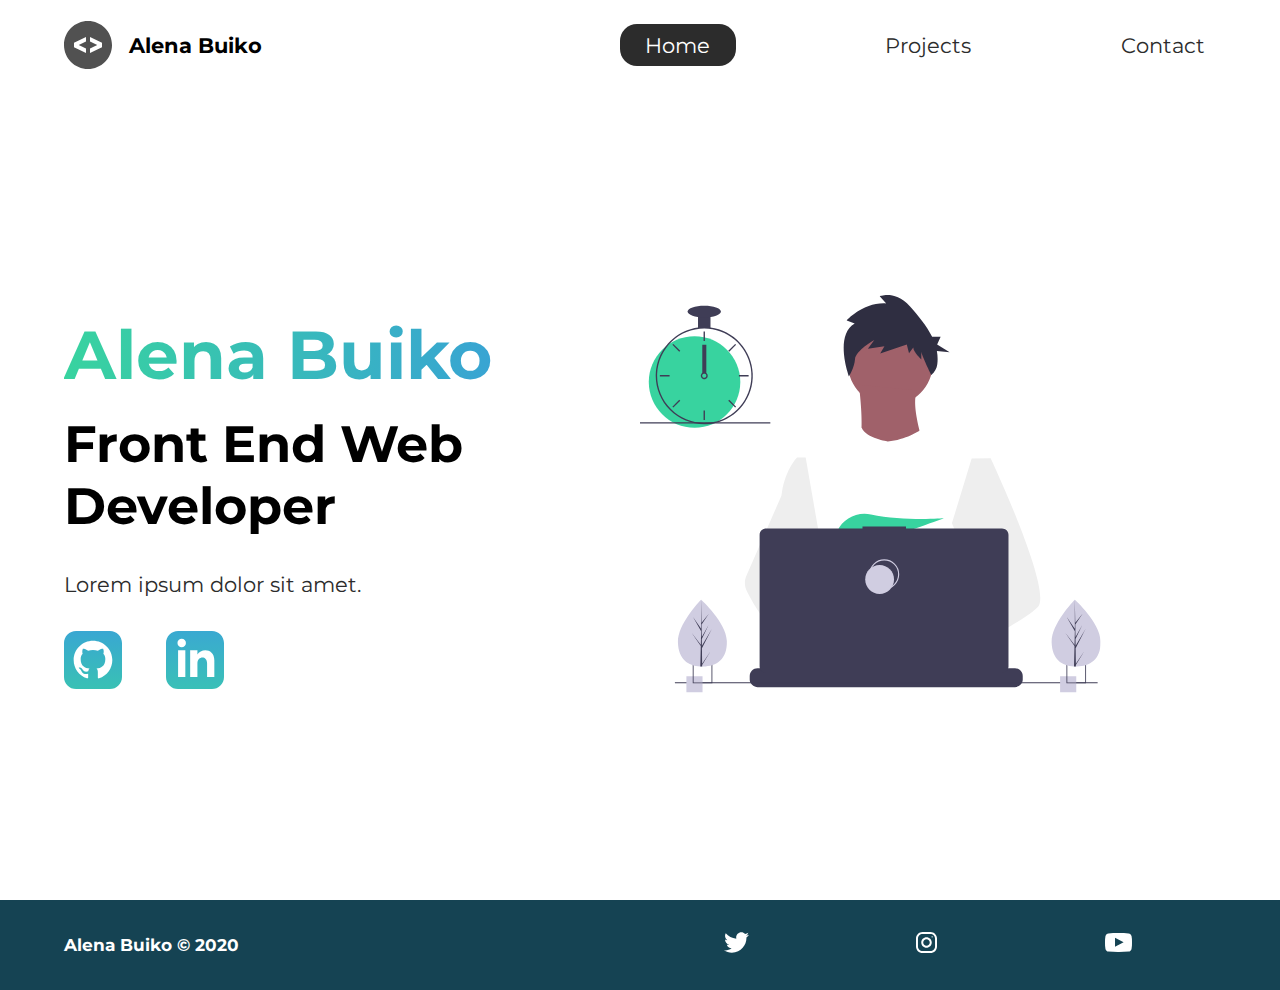
<file: index.html>
<!DOCTYPE html>
<html lang="en">
<head>
    <meta charset="UTF-8">
    <meta name="viewport" content="width=device-width, initial-scale=1.0">
    <meta http-equiv="X-UA-Compatible" content="ie=edge">
    <link rel="stylesheet" href="/styles/style.css">
    <link href="https://fonts.googleapis.com/css?family=Montserrat:400,500&display=swap" rel="stylesheet">
    <meta name="description" content="Alena Buiko is a front end web developer who specializes in HTML, CSS" />
    <meta name="robots" content="index,follow" />
    <title>Alena Buiko | Web Developer</title>
</head>

<body>
    <header class="main-head">
        <nav>
            <div class="logo">
                <img src="/icons/code.svg" alt="logo" />
                <h1>Alena Buiko</h1>
            </div>
            <ul>
                <li><a  class="active" href="/">Home</a></li>
                <li><a href="./projects/">Projects</a></li>
                <li><a href="./contact/index.html">Contact</a></li>
            </ul>
        </nav>
    </header>
    <section class="intro">
        <div class="intro-head">
            <h2>Alena Buiko</h2>
            <h3>Front End Web <br/> Developer</h3>
            <p>Lorem ipsum dolor sit amet.</p>
            <div class="intro-social">
                <a href="#"><img src="/icons/github.svg" alt="github-social-link"></a>
                <a href="#"><img src="/icons/linked-in.svg" alt="linkedin-social-link"></a>
            </div>
        </div>
        <div class="intro-images">
            <svg
            width="799"
            height="690"
            viewBox="0 0 799 690"
            fill="none"
            xmlns="http://www.w3.org/2000/svg"
          >
            <g id="undraw_dev_productivity_umsq (1) 1" clip-path="url(#clip0)">
              <path
                id="Vector"
                d="M516.92 624.636C516.92 624.636 512.16 626.266 504.42 628.576C487.31 633.706 455.65 642.216 428.82 643.916C405.72 645.396 386.2 641.836 382.63 626.766C381.1 620.286 383.27 614.956 388 610.576C402.12 597.486 439 592.796 468.25 591.186C476.51 590.736 484.15 590.526 490.51 590.446C501.31 590.306 508.39 590.526 508.39 590.526L508.56 591.186L516.92 624.636Z"
                fill="#A0616A"
              />
              <path
                id="Vector_2"
                d="M436.99 672.586C418.61 695.346 342.73 647.666 316.19 629.886C310.41 626.016 306.97 623.566 306.97 623.566L331.25 591.186L338.94 580.936C338.94 580.936 345.82 584.586 355.99 590.526C356.36 590.746 356.73 590.966 357.11 591.186C365.88 596.336 376.89 603.066 388 610.576C403.33 620.946 418.83 632.776 428.82 643.916C438.59 654.806 443.08 665.036 436.99 672.586Z"
                fill="#A0616A"
              />
              <g id="me">
                <path
                  id="Vector_3"
                  d="M434.672 191.952C475.283 191.607 507.926 158.406 507.582 117.795C507.237 77.1832 474.036 44.5403 433.425 44.8847C392.813 45.2291 360.17 78.4303 360.515 119.042C360.859 159.653 394.06 192.296 434.672 191.952Z"
                  fill="#A0616A"
                />
                <path
                  id="Vector_4"
                  d="M379.477 155.65C379.477 155.65 394.216 259.972 373.002 271.875C351.787 283.779 499.929 283.588 499.929 283.588C499.929 283.588 466.124 193.284 480.809 165.449L379.477 155.65Z"
                  fill="#A0616A"
                />
                <path
                  id="Vector_5"
                  d="M608.101 283.199L596.257 339.402L571.214 458.308L570.49 464.815L562.138 540.138L556.582 590.177L552.857 623.79C528.584 636.526 510.988 645.326 510.988 645.326C510.988 645.326 509.404 637.719 506.871 627.99C489.805 633.265 458.218 642.043 431.404 643.97C441.266 654.777 445.842 664.969 439.817 672.57C421.63 695.485 345.349 648.45 318.659 630.896C318.077 635.158 317.879 639.464 318.068 643.762L297.626 628.314L299.331 592.359L302.206 531.522L305.819 455.229C304.448 451.975 303.294 448.634 302.364 445.228C295.956 423.161 288.032 379.057 281.928 342.067C277.016 312.298 273.302 287.138 272.517 281.785C272.411 281.086 272.358 280.726 272.358 280.726L384.363 230.094C392.509 248.556 429.865 253.809 429.865 253.809C460.756 251.417 484.847 234.913 484.847 234.913L608.101 283.199Z"
                  fill="white"
                />
                <path
                  id="Vector_6"
                  d="M372.285 49.3811L358.49 43.9934C358.49 43.9934 386.969 12.1 426.99 14.513L415.635 2.22366C415.635 2.22366 443.04 -9.01799 468.283 19.6674C481.553 34.7467 496.908 52.4737 506.557 72.5077L521.281 72.3829L515.251 85.9663L536.874 99.3152L514.777 97.0719C516.155 104.471 516.421 112.034 515.566 119.511C514.683 126.991 510.928 133.835 505.094 138.598V138.598C505.094 138.598 487.743 103.449 487.696 97.9443L487.813 111.705C487.813 111.705 473.959 99.4371 473.889 91.1807L466.471 100.877L462.593 85.7717L416.475 101.301L423.87 88.8526L395.157 93.2246L406.278 77.9923C406.278 77.9923 373.932 96.1568 372.811 111.304C371.689 126.452 362.299 140.875 362.299 140.875C362.299 140.875 336.213 70.3294 372.285 49.3811Z"
                  fill="#2F2E41"
                />
                <path
                  id="Vector_7"
                  d="M690.215 540.422C682.794 548.605 664.338 560.992 641.951 574.422C633.623 579.413 624.757 584.559 615.71 589.676C594.122 601.889 571.514 614.001 552.857 623.79C528.584 636.526 510.988 645.326 510.988 645.326C510.988 645.326 509.403 637.719 506.871 627.99C503.48 614.968 498.397 598.141 493.184 590.715C493.002 590.456 492.82 590.218 492.638 589.979C491.121 588.022 489.601 586.885 488.112 586.897L562.138 540.138L594.127 519.926L570.489 464.814L540.842 395.683L557.908 339.727L575.062 283.479L608.101 283.199C608.101 283.199 619.243 306.985 633.514 340.166C635.647 345.128 637.851 350.299 640.096 355.64C669.469 425.394 706.176 522.836 690.215 540.422Z"
                  fill="#EEEEEE"
                />
                <path
                  id="Vector_8"
                  d="M358.123 591.2C355.41 591.212 352.702 591.456 350.029 591.928C327.074 596.073 320.47 616.94 318.659 630.896C318.077 635.158 317.879 639.464 318.068 643.761L297.626 628.314L290.178 622.687C272.316 616.628 256.353 605.733 242.483 592.84C230.449 581.456 219.634 568.849 210.213 555.223C200.831 541.793 192.448 527.692 185.134 513.034C183.094 508.943 181.977 504.454 181.864 499.884C181.751 495.314 182.644 490.775 184.48 486.588L209.154 430.327L245.218 348.098C245.471 346.146 245.752 344.237 246.059 342.371C252.995 300.511 272.367 281.786 272.367 281.786L287.286 281.659L297.778 341.932L310.813 416.815L302.364 445.227L282.839 510.845L302.205 531.522L358.123 591.2Z"
                  fill="#EEEEEE"
                />
              </g>
              <path
                id="Vector_9"
                d="M372.877 415.806L385.631 430.686C390.37 429.783 395.319 428.721 400.416 427.529L396.752 415.806L405.71 426.256C459.707 412.975 526.637 387.155 526.637 387.155C526.637 387.155 454.379 392.453 400.428 380.666C376.558 375.451 351.998 387.284 342.202 409.668C336.508 422.679 337.403 433.951 357.596 433.951C364.419 433.835 371.223 433.195 377.949 432.037L372.877 415.806Z"
                fill="#38D39F"
              />
              <path
                id="Vector_10"
                d="M663.65 660.386V666.456C663.654 668.122 663.345 669.774 662.74 671.326C662.472 672.018 662.147 672.687 661.77 673.326C660.578 675.326 658.887 676.983 656.862 678.133C654.838 679.283 652.549 679.887 650.22 679.886H203.67C201.342 679.887 199.053 679.283 197.028 678.133C195.003 676.983 193.312 675.326 192.12 673.326C191.743 672.687 191.419 672.018 191.15 671.326C190.546 669.774 190.237 668.122 190.24 666.456V660.386C190.24 658.622 190.587 656.876 191.262 655.246C191.936 653.616 192.926 652.136 194.173 650.888C195.42 649.641 196.901 648.652 198.53 647.977C200.16 647.302 201.906 646.955 203.67 646.956H229.41V644.126C229.41 644.052 229.425 643.979 229.453 643.911C229.481 643.843 229.522 643.782 229.574 643.73C229.626 643.678 229.688 643.636 229.756 643.608C229.824 643.58 229.897 643.566 229.97 643.566H243.4C243.474 643.566 243.547 643.58 243.615 643.608C243.683 643.636 243.745 643.678 243.797 643.73C243.849 643.782 243.89 643.843 243.918 643.911C243.946 643.979 243.96 644.052 243.96 644.126V646.956H252.35V644.126C252.35 644.052 252.365 643.979 252.393 643.911C252.421 643.843 252.462 643.782 252.514 643.73C252.566 643.678 252.628 643.636 252.696 643.608C252.764 643.58 252.837 643.566 252.91 643.566H266.34C266.414 643.566 266.487 643.58 266.555 643.608C266.623 643.636 266.684 643.678 266.736 643.73C266.789 643.782 266.83 643.843 266.858 643.911C266.886 643.979 266.9 644.052 266.9 644.126V646.956H275.3V644.126C275.3 644.052 275.315 643.979 275.343 643.911C275.371 643.843 275.412 643.782 275.464 643.73C275.516 643.678 275.578 643.636 275.646 643.608C275.714 643.58 275.787 643.566 275.86 643.566H289.29C289.364 643.566 289.437 643.58 289.505 643.608C289.573 643.636 289.634 643.678 289.686 643.73C289.739 643.782 289.78 643.843 289.808 643.911C289.836 643.979 289.85 644.052 289.85 644.126V646.956H298.24V644.126C298.24 644.052 298.255 643.979 298.283 643.911C298.311 643.843 298.352 643.782 298.404 643.73C298.456 643.678 298.518 643.636 298.586 643.608C298.654 643.58 298.727 643.566 298.8 643.566H312.23C312.304 643.566 312.377 643.58 312.445 643.608C312.513 643.636 312.574 643.678 312.626 643.73C312.678 643.782 312.72 643.843 312.748 643.911C312.776 643.979 312.79 644.052 312.79 644.126V646.956H321.18V644.126C321.18 644.052 321.194 643.979 321.223 643.911C321.251 643.843 321.292 643.782 321.344 643.73C321.396 643.678 321.458 643.636 321.526 643.608C321.594 643.58 321.667 643.566 321.74 643.566H335.17C335.244 643.566 335.317 643.58 335.385 643.608C335.453 643.636 335.514 643.678 335.566 643.73C335.618 643.782 335.66 643.843 335.688 643.911C335.716 643.979 335.73 644.052 335.73 644.126V646.956H344.13V644.126C344.13 644.052 344.145 643.979 344.173 643.911C344.201 643.843 344.242 643.782 344.294 643.73C344.346 643.678 344.408 643.636 344.476 643.608C344.544 643.58 344.617 643.566 344.69 643.566H358.12C358.194 643.566 358.267 643.58 358.335 643.608C358.403 643.636 358.464 643.678 358.516 643.73C358.569 643.782 358.61 643.843 358.638 643.911C358.666 643.979 358.68 644.052 358.68 644.126V646.956H367.07V644.126C367.07 644.052 367.085 643.979 367.113 643.911C367.141 643.843 367.182 643.782 367.234 643.73C367.286 643.678 367.348 643.636 367.416 643.608C367.484 643.58 367.557 643.566 367.63 643.566H472.83C472.904 643.566 472.977 643.58 473.045 643.608C473.113 643.636 473.174 643.678 473.227 643.73C473.279 643.782 473.32 643.843 473.348 643.911C473.376 643.979 473.39 644.052 473.39 644.126V646.956H481.79V644.126C481.79 644.052 481.804 643.979 481.833 643.911C481.861 643.843 481.902 643.782 481.954 643.73C482.006 643.678 482.068 643.636 482.136 643.608C482.204 643.58 482.277 643.566 482.35 643.566H495.78C495.928 643.567 496.07 643.627 496.175 643.732C496.279 643.836 496.339 643.978 496.34 644.126V646.956H504.73V644.126C504.73 644.052 504.745 643.979 504.773 643.911C504.801 643.843 504.842 643.782 504.894 643.73C504.946 643.678 505.008 643.636 505.076 643.608C505.144 643.58 505.217 643.566 505.29 643.566H518.72C518.794 643.566 518.867 643.58 518.935 643.608C519.003 643.636 519.065 643.678 519.117 643.73C519.169 643.782 519.21 643.843 519.238 643.911C519.266 643.979 519.28 644.052 519.28 644.126V646.956H527.67V644.126C527.67 644.052 527.685 643.979 527.713 643.911C527.741 643.843 527.782 643.782 527.834 643.73C527.886 643.678 527.948 643.636 528.016 643.608C528.084 643.58 528.157 643.566 528.23 643.566H541.66C541.734 643.566 541.807 643.58 541.875 643.608C541.943 643.636 542.005 643.678 542.057 643.73C542.109 643.782 542.15 643.843 542.178 643.911C542.206 643.979 542.22 644.052 542.22 644.126V646.956H550.62V644.126C550.62 644.052 550.635 643.979 550.663 643.911C550.691 643.843 550.732 643.782 550.784 643.73C550.836 643.678 550.898 643.636 550.966 643.608C551.034 643.58 551.107 643.566 551.18 643.566H564.61C564.757 643.568 564.898 643.628 565.001 643.733C565.104 643.837 565.161 643.979 565.16 644.126V646.956H573.56V644.126C573.56 644.052 573.575 643.979 573.603 643.911C573.631 643.843 573.672 643.782 573.724 643.73C573.776 643.678 573.838 643.636 573.906 643.608C573.974 643.58 574.047 643.566 574.12 643.566H587.55C587.624 643.566 587.697 643.58 587.765 643.608C587.833 643.636 587.895 643.678 587.947 643.73C587.999 643.782 588.04 643.843 588.068 643.911C588.096 643.979 588.11 644.052 588.11 644.126V646.956H596.5V644.126C596.5 644.052 596.515 643.979 596.543 643.911C596.571 643.843 596.612 643.782 596.664 643.73C596.716 643.678 596.778 643.636 596.846 643.608C596.914 643.58 596.987 643.566 597.06 643.566H610.49C610.564 643.566 610.637 643.58 610.705 643.608C610.773 643.636 610.835 643.678 610.887 643.73C610.939 643.782 610.98 643.843 611.008 643.911C611.036 643.979 611.05 644.052 611.05 644.126V646.956H650.22C651.984 646.955 653.731 647.302 655.36 647.977C656.99 648.652 658.471 649.641 659.718 650.888C660.965 652.136 661.954 653.616 662.629 655.246C663.304 656.876 663.651 658.622 663.65 660.386Z"
                fill="#3F3D56"
              />
              <path
                id="Vector_11"
                d="M793.5 671.326H60.5V673.326H793.5V671.326Z"
                fill="#3F3D56"
              />
              <path
                id="Vector_12"
                d="M627.694 404.757H461.251V401.326H385.78V404.757H218.651C215.665 404.757 212.801 405.943 210.69 408.054C208.578 410.166 207.392 413.029 207.392 416.015V643.927C207.392 646.913 208.578 649.776 210.69 651.888C212.801 653.999 215.665 655.185 218.651 655.185H627.694C630.68 655.185 633.544 653.999 635.655 651.888C637.767 649.776 638.953 646.913 638.953 643.927V416.015C638.953 414.537 638.662 413.073 638.096 411.707C637.53 410.341 636.701 409.1 635.655 408.054C634.61 407.009 633.369 406.18 632.003 405.614C630.637 405.048 629.173 404.757 627.694 404.757Z"
                fill="#3F3D56"
              />
              <path
                id="Vector_13"
                d="M423.5 509.326C437.307 509.326 448.5 498.133 448.5 484.326C448.5 470.519 437.307 459.326 423.5 459.326C409.693 459.326 398.5 470.519 398.5 484.326C398.5 498.133 409.693 509.326 423.5 509.326Z"
                stroke="#D0CDE1"
                stroke-width="2"
                stroke-miterlimit="10"
              />
              <path
                id="Vector_14"
                d="M415.5 518.326C429.307 518.326 440.5 507.133 440.5 493.326C440.5 479.519 429.307 468.326 415.5 468.326C401.693 468.326 390.5 479.519 390.5 493.326C390.5 507.133 401.693 518.326 415.5 518.326Z"
                fill="#D0CDE1"
              />
              <path
                id="Vector_15"
                d="M108.446 661.223H80.4463V689.223H108.446V661.223Z"
                fill="#D0CDE1"
              />
              <path
                id="Vector_16"
                d="M91.4502 639.223V673.223H125.45V639.223H91.4502ZM123.97 671.743H92.9202V640.703H123.97V671.743Z"
                fill="#3F3D56"
              />
              <path
                id="Vector_17"
                d="M756.446 661.223H728.446V689.223H756.446V661.223Z"
                fill="#D0CDE1"
              />
              <path
                id="Vector_18"
                d="M739.45 639.223V673.223H773.45V639.223H739.45ZM771.97 671.743H740.92V640.703H771.97V671.743Z"
                fill="#3F3D56"
              />
              <path
                id="Vector_19"
                d="M94.5802 230.113C138.399 230.113 173.921 194.592 173.921 150.773C173.921 106.955 138.399 71.4326 94.5802 71.4326C50.7617 71.4326 15.2397 106.955 15.2397 150.773C15.2397 194.592 50.7617 230.113 94.5802 230.113Z"
                fill="#38D39F"
              />
              <path
                id="Vector_20"
                d="M122.229 56.4899C115.045 55.5763 107.774 55.5763 100.59 56.4899C84.586 58.5913 69.5203 65.2398 57.181 75.6465C44.8417 86.0532 35.7467 99.7813 30.9754 115.202C28.8053 122.229 27.5764 129.514 27.3208 136.864C27.2848 137.886 27.2607 138.92 27.2607 139.954C27.283 162.264 36.1559 183.655 51.932 199.431C67.7082 215.207 89.0989 224.08 111.41 224.103C113.201 224.103 114.992 224.042 116.759 223.934C120.907 223.674 125.03 223.103 129.093 222.227C148.495 218.055 165.798 207.161 177.947 191.468C190.095 175.776 196.308 156.295 195.487 136.467C194.665 116.638 186.863 97.738 173.459 83.1039C160.054 68.4698 141.909 59.0435 122.229 56.4899H122.229ZM137.748 217.347H137.736C130.959 219.659 123.905 221.062 116.759 221.518C114.992 221.638 113.201 221.698 111.41 221.698C89.7377 221.672 68.961 213.051 53.6367 197.727C38.3123 182.402 29.6914 161.626 29.6649 139.954C29.6649 138.92 29.689 137.886 29.725 136.864C30.5514 115.744 39.5156 95.7617 54.7411 81.1008C69.9666 66.44 90.273 58.237 111.41 58.2089C130.776 58.21 149.513 65.0865 164.283 77.6131C179.052 90.1398 188.895 107.503 192.057 126.61C195.219 145.716 191.496 165.325 181.55 181.942C171.604 198.559 156.081 211.106 137.748 217.347H137.748Z"
                fill="#3F3D56"
              />
              <path
                id="Vector_21"
                d="M112.612 63.0176H110.208V79.8474H112.612V63.0176Z"
                fill="#3F3D56"
              />
              <path
                id="Vector_22"
                d="M57.8578 84.7018L56.1577 86.4019L68.0582 98.3023L69.7582 96.6022L57.8578 84.7018Z"
                fill="#3F3D56"
              />
              <path
                id="Vector_23"
                d="M34.4736 138.751V141.156H51.3034V138.751H34.4736Z"
                fill="#3F3D56"
              />
              <path
                id="Vector_24"
                d="M56.1578 193.506L57.8579 195.206L69.7584 183.306L68.0583 181.606L56.1578 193.506Z"
                fill="#3F3D56"
              />
              <path
                id="Vector_25"
                d="M153.062 96.6022L154.762 98.3022L166.662 86.4018L164.962 84.7017L153.062 96.6022Z"
                fill="#3F3D56"
              />
              <path
                id="Vector_26"
                d="M171.516 138.751V141.156H188.346V138.751H171.516Z"
                fill="#3F3D56"
              />
              <path
                id="Vector_27"
                d="M154.762 181.605L153.062 183.305L164.962 195.206L166.662 193.506L154.762 181.605Z"
                fill="#3F3D56"
              />
              <path
                id="Vector_28"
                d="M112.612 200.06H110.208V216.89H112.612V200.06Z"
                fill="#3F3D56"
              />
              <path
                id="Vector_29"
                d="M115.016 135.145C113.976 134.365 112.711 133.943 111.41 133.943C110.11 133.943 108.844 134.365 107.804 135.145C107.091 135.686 106.505 136.375 106.085 137.165C105.552 138.181 105.322 139.329 105.421 140.473C105.52 141.616 105.944 142.707 106.644 143.617C107.343 144.527 108.288 145.218 109.368 145.608C110.447 145.997 111.616 146.07 112.735 145.817C113.855 145.564 114.878 144.996 115.685 144.179C116.492 143.363 117.048 142.333 117.288 141.21C117.528 140.088 117.441 138.92 117.039 137.846C116.636 136.771 115.935 135.834 115.017 135.145H115.016ZM111.41 143.56C110.454 143.557 109.539 143.176 108.863 142.501C108.187 141.825 107.807 140.909 107.804 139.954C107.808 139.224 108.03 138.513 108.441 137.91C108.793 137.4 109.271 136.989 109.828 136.718C110.386 136.446 111.004 136.323 111.623 136.361C112.241 136.398 112.84 136.594 113.361 136.931C113.881 137.267 114.307 137.732 114.595 138.281C114.883 138.83 115.025 139.444 115.007 140.063C114.989 140.683 114.811 141.287 114.491 141.818C114.17 142.349 113.719 142.788 113.179 143.093C112.639 143.398 112.03 143.559 111.41 143.56V143.56Z"
                fill="#3F3D56"
              />
              <path
                id="Vector_30"
                d="M122.229 35.3687H100.591V57.007H122.229V35.3687Z"
                fill="#3F3D56"
              />
              <path
                id="Vector_31"
                d="M111.41 38.9748C127.344 38.9748 140.261 34.4 140.261 28.7567C140.261 23.1134 127.344 18.5386 111.41 18.5386C95.4757 18.5386 82.5586 23.1134 82.5586 28.7567C82.5586 34.4 95.4757 38.9748 111.41 38.9748Z"
                fill="#3F3D56"
              />
              <path id="clock-arrow" d="M115 86H108V135H115V86Z" fill="#3F3D56" />
              <path
                id="Vector_32"
                d="M226 220.44H0V222.844H226V220.44Z"
                fill="#3F3D56"
              />
              <g id="plant-left">
                <path
                  id="Vector_33"
                  d="M150.594 599.754C151.527 631.704 132.858 643.413 109.43 644.097C108.886 644.113 108.344 644.123 107.805 644.126C106.719 644.135 105.643 644.117 104.577 644.072C83.3891 643.193 66.6172 631.945 65.7495 602.232C64.8515 571.482 103.018 531.529 105.882 528.574L105.887 528.571C105.996 528.458 106.052 528.402 106.052 528.402C106.052 528.402 149.661 567.807 150.594 599.754Z"
                  fill="#D0CDE1"
                />
                <path
                  id="Vector_34"
                  d="M107.744 639.255L122.626 617.124L107.774 641.636L107.805 644.126C106.719 644.135 105.643 644.117 104.577 644.072L105.315 612.06L105.295 611.813L105.322 611.766L105.393 608.741L89.0952 585.078L105.374 606.477L105.432 607.116L105.989 582.93L91.9122 558.397L106.029 578.681L105.882 528.574L105.882 528.407L105.887 528.571L106.821 568.062L119.651 552.021L106.863 571.464L107.143 593.098L118.949 571.984L107.187 596.279L107.343 608.308L124.512 578.897L107.395 612.505L107.744 639.255Z"
                  fill="#3F3D56"
                />
              </g>
              <g id="plant-right">
                <path
                  id="Vector_35"
                  d="M798.594 599.754C799.527 631.704 780.858 643.413 757.43 644.097C756.886 644.113 756.344 644.123 755.805 644.126C754.719 644.135 753.643 644.117 752.577 644.072C731.389 643.193 714.617 631.945 713.749 602.232C712.851 571.482 751.018 531.529 753.882 528.574L753.887 528.571C753.996 528.458 754.052 528.402 754.052 528.402C754.052 528.402 797.661 567.807 798.594 599.754Z"
                  fill="#D0CDE1"
                />
                <path
                  id="Vector_36"
                  d="M755.744 639.255L770.626 617.124L755.774 641.636L755.805 644.126C754.719 644.135 753.643 644.117 752.577 644.072L753.315 612.06L753.295 611.813L753.323 611.766L753.393 608.741L737.095 585.078L753.374 606.477L753.432 607.116L753.989 582.93L739.912 558.397L754.029 578.681L753.882 528.574L753.882 528.407L753.887 528.571L754.821 568.062L767.651 552.021L754.864 571.464L755.143 593.098L766.949 571.984L755.187 596.279L755.343 608.308L772.512 578.897L755.395 612.505L755.744 639.255Z"
                  fill="#3F3D56"
                />
              </g>
            </g>
            <defs>
              <clipPath id="clip0">
                <rect width="798.627" height="689.223" fill="white" />
              </clipPath>
            </defs>
          </svg>
          <img class="splash" src="/img/splash.svg" alt="" />
        </div>
    </section>
    <footer>
      <h4>Alena Buiko &copy; 2020</h4>
      <ul>
          <li><a href="#"><img src="/icons/twitter 1.svg" alt="twitter-social"></a></li>
          <li><a href="#"><img src="/icons/instagram 1.svg" alt="instagram-social"></a></li>
          <li><a href="#"><img src="/icons/youtube-symbol 1.svg" alt="youtube-social"></a></li>
      </ul>
  </footer>
</body>

</html>
</file>
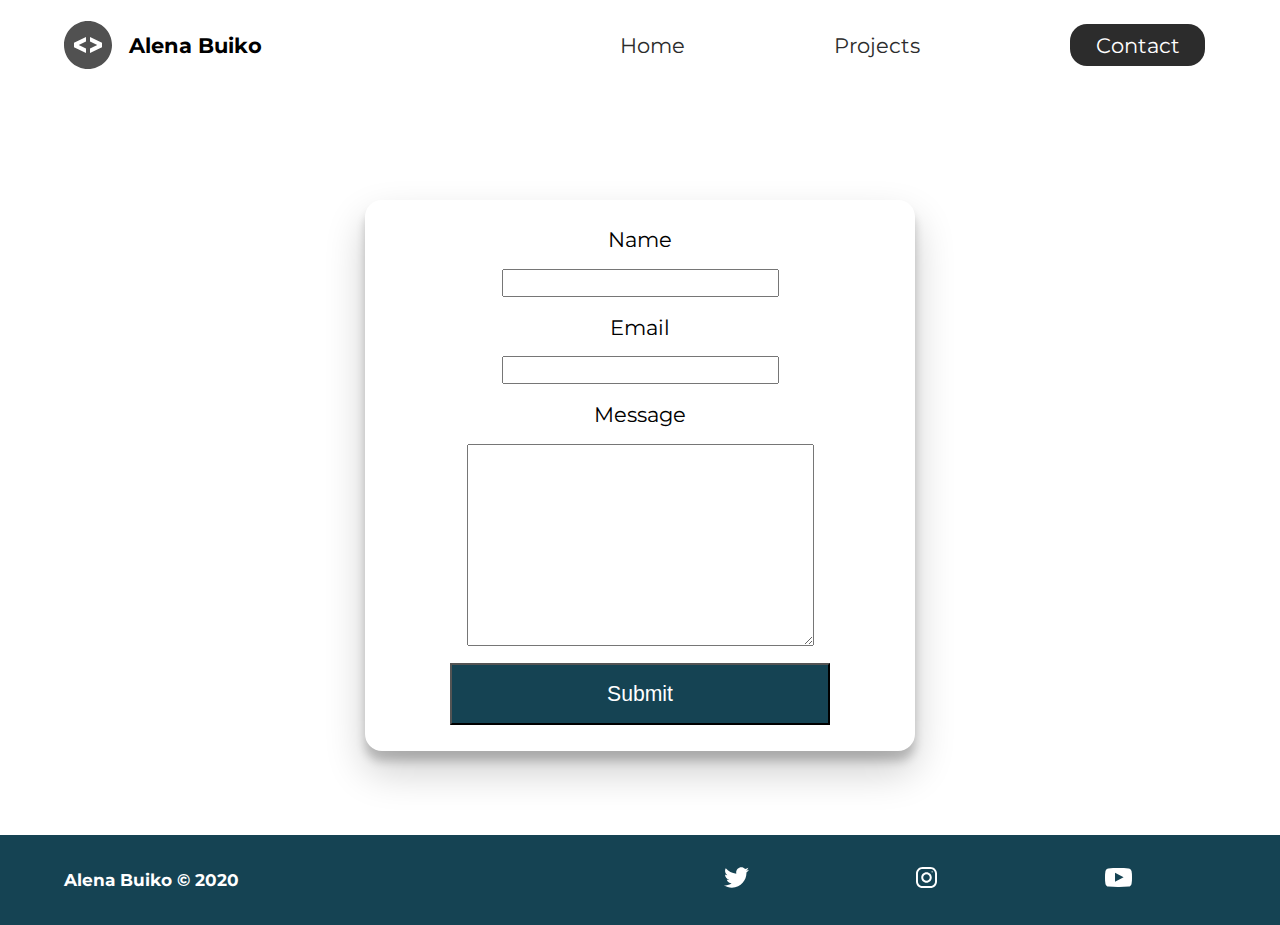
<file: contact/index.html>
<!DOCTYPE html>
<html lang="en">
<head>
    <meta charset="UTF-8">
    <meta name="viewport" content="width=device-width, initial-scale=1.0">
    <meta http-equiv="X-UA-Compatible" content="ie=edge">
    <link rel="stylesheet" href="/styles/style.css">
    <link href="https://fonts.googleapis.com/css?family=Montserrat:400,500&display=swap" rel="stylesheet">
    <meta name="description" content="Alena Buiko is a front end web developer who specializes in HTML, CSS" />
    <meta name="robots" content="index,follow" />
    <title>Alena Buiko | Web Developer</title>
</head>

<body>
    <header class="main-head">
        <nav>
            <div class="logo">
                <img src="/icons/code.svg" alt="logo" />
                <h1>Alena Buiko</h1>
            </div>
            <ul>
                <li><a   href="../index.html">Home</a></li>
                <li><a href="../projects/">Projects</a></li>
                <li><a class="active" href="./index.html">Contact</a></li>
            </ul>
        </nav>
    </header>
    <section class="form-section">
        <form>
            <label for="name">Name</label>
            <input type="text" name="name" id="name" required />
            <label for="email">Email</label>
            <input type="email" name="email" id="email" required />
            <label for="message">Message</label>
            <textarea name="message" id="message" cols="30" rows="10"></textarea>
            <button type="submit">Submit</button>
        </form>

    </section>
    <footer>
        <h4>Alena Buiko &copy; 2020</h4>
        <ul>
            <li><a href="#"><img src="/icons/twitter 1.svg" alt="twitter-social"></a></li>
            <li><a href="#"><img src="/icons/instagram 1.svg" alt="instagram-social"></a></li>
            <li><a href="#"><img src="/icons/youtube-symbol 1.svg" alt="youtube-social"></a></li>
        </ul>
    </footer>
</body>

</html>
</file>
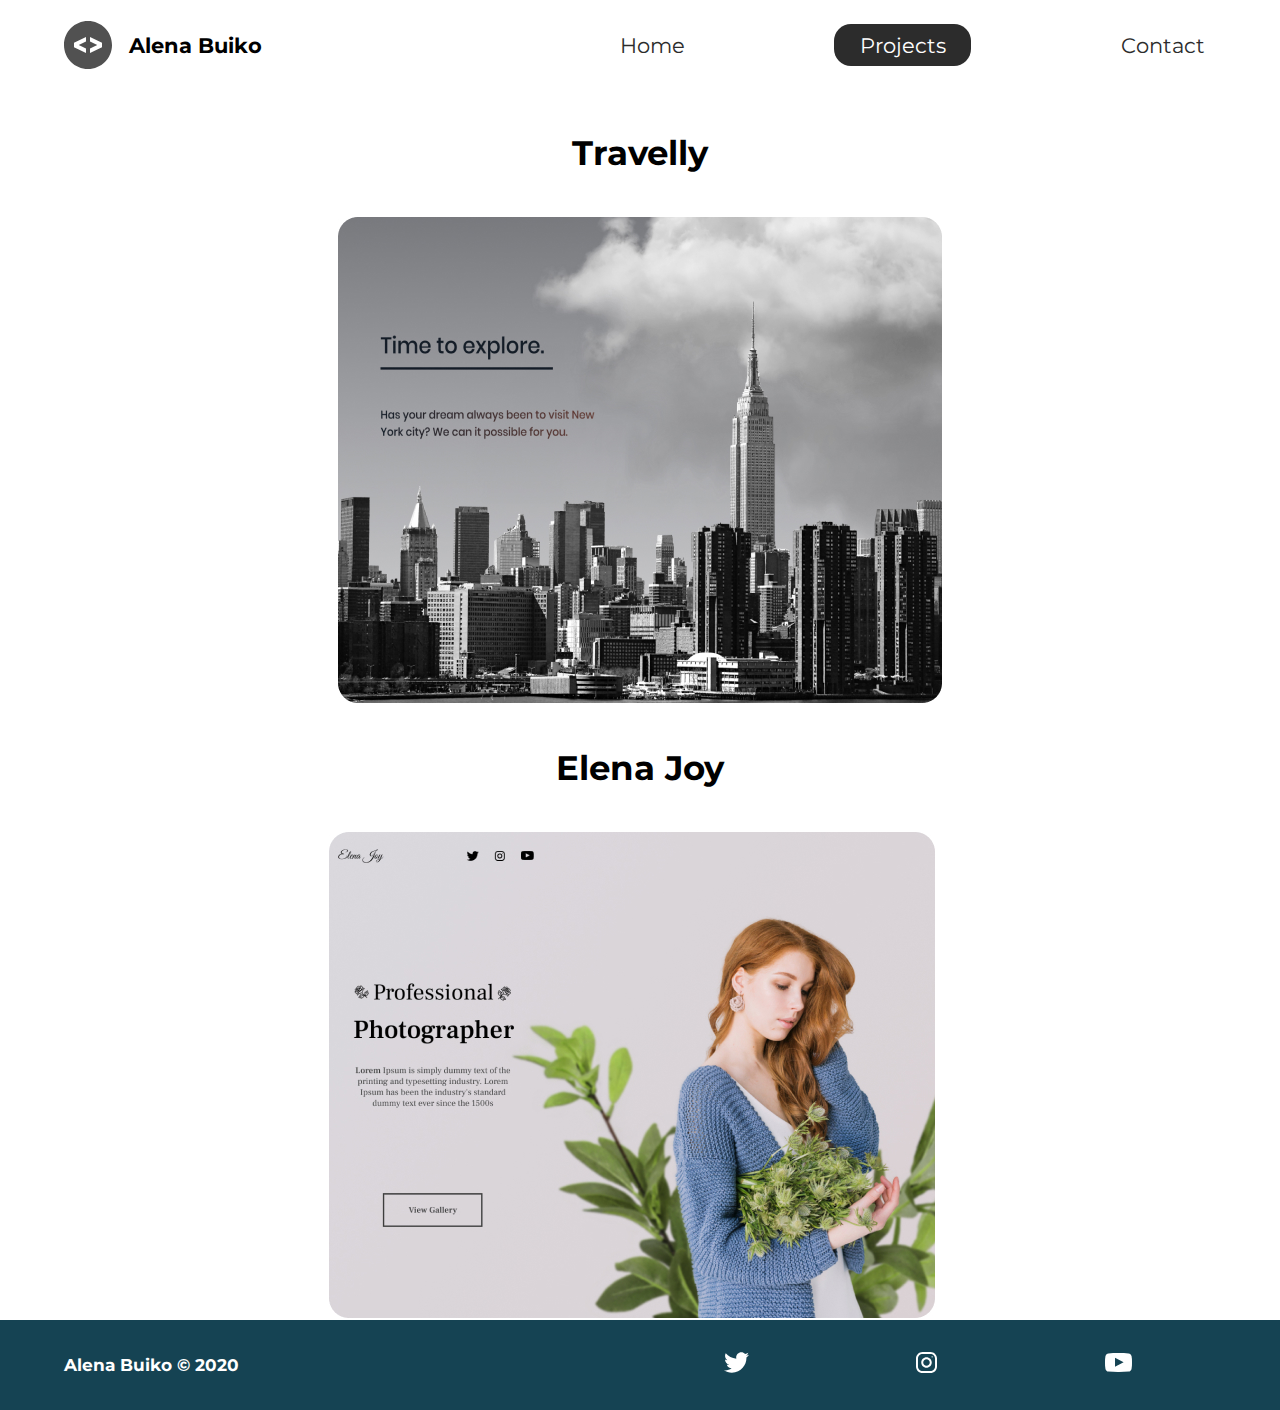
<file: projects/index.html>
<!DOCTYPE html>
<html lang="en">
<head>
    <meta charset="UTF-8">
    <meta name="viewport" content="width=device-width, initial-scale=1.0">
    <meta http-equiv="X-UA-Compatible" content="ie=edge">
    <link rel="stylesheet" href="/styles/style.css">
    <link href="https://fonts.googleapis.com/css?family=Montserrat:400,500&display=swap" rel="stylesheet">
    <meta name="description" content="Alena Buiko is a front end web developer who specializes in HTML, CSS" />
    <meta name="robots" content="index,follow" />
    <title>Alena Buiko | Web Developer</title>
</head>

<body>
    <header class="main-head">
        <nav>
            <div class="logo">
                <img src="/icons/code.svg" alt="logo" />
                <h1>Alena Buiko</h1>
            </div>
            <ul>
                <li><a href="../index.html">Home</a></li>
                <li><a class="active" href="./index.html">Projects</a></li>
                <li><a href="/contact/index.html">Contact</a></li>
            </ul>
        </nav>
    </header>
    <section class="projects">
        <div class="travelly">
            <h2>Travelly</h2>
            <img src="/img/travelly.jpg" alt="travelly-project">
        </div>
        <div class="elena">
            <h2>Elena Joy</h2>
            <img src="/img/elena-joy.jpg" alt="elena-joy-project">
        </div>
    </section>
    <footer>
        <h4>Alena Buiko &copy; 2020</h4>
        <ul>
            <li><a href="#"><img src="/icons/twitter 1.svg" alt="twitter-social"></a></li>
            <li><a href="#"><img src="/icons/instagram 1.svg" alt="instagram-social"></a></li>
            <li><a href="#"><img src="/icons/youtube-symbol 1.svg" alt="youtube-social"></a></li>
        </ul>
    </footer>
    
</body>

</html>
</file>
<file: styles/style.css>
* {
  margin: 0;
  padding: 0;
  -webkit-box-sizing: border-box;
          box-sizing: border-box;
}

html {
  font-size: 62.5%;
  scroll-behavior: smooth;
}

body {
  font-family: 'Montserrat', sans-serif;
}

h1 {
  font-size: 2.5rem;
}

li, button, label, input, p, a {
  font-size: 2.5rem;
}

h2 {
  font-size: 4rem;
}

h3 {
  font-size: 2.5rem;
}

h4, h5 {
  font-size: 2rem;
}

ul {
  list-style: none;
}

a {
  text-decoration: none;
  color: #2c2c2c;
}

.main-head {
  width: 95%;
  margin: 0 0 0 auto;
}

nav {
  display: -webkit-box;
  display: -ms-flexbox;
  display: flex;
  -webkit-box-pack: justify;
      -ms-flex-pack: justify;
          justify-content: space-between;
  -webkit-box-align: center;
      -ms-flex-align: center;
          align-items: center;
  -webkit-box-orient: horizontal;
  -webkit-box-direction: normal;
      -ms-flex-direction: row;
          flex-direction: row;
  min-height: 10vh;
  width: 60%;
  -ms-flex-wrap: wrap;
      flex-wrap: wrap;
}

nav .logo {
  display: -webkit-box;
  display: -ms-flexbox;
  display: flex;
  -webkit-box-pack: start;
      -ms-flex-pack: start;
          justify-content: flex-start;
  -webkit-box-align: center;
      -ms-flex-align: center;
          align-items: center;
  -webkit-box-orient: horizontal;
  -webkit-box-direction: normal;
      -ms-flex-direction: row;
          flex-direction: row;
  -webkit-box-flex: 1;
      -ms-flex: 1 1 10rem;
          flex: 1 1 10rem;
}

nav .logo h1 {
  margin: 2rem;
}

nav ul {
  display: -webkit-box;
  display: -ms-flexbox;
  display: flex;
  -ms-flex-pack: distribute;
      justify-content: space-around;
  -webkit-box-align: center;
      -ms-flex-align: center;
          align-items: center;
  -webkit-box-orient: horizontal;
  -webkit-box-direction: normal;
      -ms-flex-direction: row;
          flex-direction: row;
  -webkit-box-flex: 1;
      -ms-flex: 1 1 40rem;
          flex: 1 1 40rem;
}

.intro {
  min-height: 90vh;
  width: 90%;
  margin: auto;
  -ms-flex-wrap: wrap;
      flex-wrap: wrap;
  display: -webkit-box;
  display: -ms-flexbox;
  display: flex;
  -webkit-box-pack: justify;
      -ms-flex-pack: justify;
          justify-content: space-between;
  -webkit-box-align: center;
      -ms-flex-align: center;
          align-items: center;
  -webkit-box-orient: horizontal;
  -webkit-box-direction: normal;
      -ms-flex-direction: row;
          flex-direction: row;
}

.intro h2 {
  font-size: 8rem;
  padding-top: 2rem;
  background: -webkit-gradient(linear, left top, right top, from(#38d39f), to(#38a4d3));
  background: linear-gradient(left, #38d39f, #38a4d3);
  background-clip: text;
  -webkit-background-clip: text;
  -webkit-text-fill-color: transparent;
  display: inline-block;
}

.intro h3 {
  font-size: 6rem;
  padding: 2rem 0rem;
}

.intro p {
  padding-top: 2rem;
  color: #2c2c2c;
}

.splash {
  position: absolute;
  top: 0%;
  right: 0%;
  height: 100%;
  z-index: -1;
}

.intro-social {
  margin-top: 4rem;
}

.intro-social a {
  margin-right: 5rem;
}

.active {
  background: #2c2c2c;
  color: white;
  padding: 1rem 3rem;
  border-radius: 2rem;
}

.intro-head, .intro-images {
  -webkit-box-flex: 1;
      -ms-flex: 1 1 40rem;
          flex: 1 1 40rem;
}

#plant-left {
  -webkit-animation: plant 1.5s ease infinite alternate;
          animation: plant 1.5s ease infinite alternate;
}

#plant-right {
  -webkit-animation: plant 1.5s ease infinite alternate 0.5s;
          animation: plant 1.5s ease infinite alternate 0.5s;
}

#me {
  -webkit-animation: me 1s ease infinite alternate;
          animation: me 1s ease infinite alternate;
  -webkit-transform-origin: bottom;
          transform-origin: bottom;
}

#clock-arrow {
  -webkit-animation: clock 1.5s infinite linear;
          animation: clock 1.5s infinite linear;
  transform-box: fill-box;
  -webkit-transform-origin: bottom;
          transform-origin: bottom;
}

@-webkit-keyframes me {
  from {
    -webkit-transform: rotateZ(-5deg);
            transform: rotateZ(-5deg);
  }
  to {
    -webkit-transform: rotateZ(5deg);
            transform: rotateZ(5deg);
  }
}

@keyframes me {
  from {
    -webkit-transform: rotateZ(-5deg);
            transform: rotateZ(-5deg);
  }
  to {
    -webkit-transform: rotateZ(5deg);
            transform: rotateZ(5deg);
  }
}

@-webkit-keyframes plant {
  from {
    -webkit-transform: translateY(0%);
            transform: translateY(0%);
  }
  to {
    -webkit-transform: translateY(-30%);
            transform: translateY(-30%);
  }
}

@keyframes plant {
  from {
    -webkit-transform: translateY(0%);
            transform: translateY(0%);
  }
  to {
    -webkit-transform: translateY(-30%);
            transform: translateY(-30%);
  }
}

@-webkit-keyframes clock {
  from {
    -webkit-transform: rotateZ(0deg);
            transform: rotateZ(0deg);
  }
  to {
    -webkit-transform: rotateZ(360deg);
            transform: rotateZ(360deg);
  }
}

@keyframes clock {
  from {
    -webkit-transform: rotateZ(0deg);
            transform: rotateZ(0deg);
  }
  to {
    -webkit-transform: rotateZ(360deg);
            transform: rotateZ(360deg);
  }
}

.projects {
  width: 90%;
  margin: auto;
  min-height: 90vh;
  display: -webkit-box;
  display: -ms-flexbox;
  display: flex;
  -webkit-box-pack: justify;
      -ms-flex-pack: justify;
          justify-content: space-between;
  -webkit-box-align: center;
      -ms-flex-align: center;
          align-items: center;
  -webkit-box-orient: horizontal;
  -webkit-box-direction: normal;
      -ms-flex-direction: row;
          flex-direction: row;
  text-align: center;
  -ms-flex-wrap: wrap;
      flex-wrap: wrap;
}

.projects h2 {
  margin: 5rem;
}

.travelly, .elena {
  -webkit-box-flex: 1;
      -ms-flex: 1 1 40rem;
          flex: 1 1 40rem;
}

.form-section {
  min-height: 80vh;
  display: -webkit-box;
  display: -ms-flexbox;
  display: flex;
  -webkit-box-pack: center;
      -ms-flex-pack: center;
          justify-content: center;
  -webkit-box-align: center;
      -ms-flex-align: center;
          align-items: center;
  -webkit-box-orient: horizontal;
  -webkit-box-direction: normal;
      -ms-flex-direction: row;
          flex-direction: row;
  margin-top: 3rem;
}

.form-section form {
  padding: 3rem 10rem;
  -webkit-box-shadow: 0px 10px 10px rgba(0, 0, 0, 0.2), 0px 20px 40px rgba(0, 0, 0, 0.2);
          box-shadow: 0px 10px 10px rgba(0, 0, 0, 0.2), 0px 20px 40px rgba(0, 0, 0, 0.2);
  display: -webkit-box;
  display: -ms-flexbox;
  display: flex;
  -webkit-box-pack: center;
      -ms-flex-pack: center;
          justify-content: center;
  -webkit-box-align: center;
      -ms-flex-align: center;
          align-items: center;
  -webkit-box-orient: vertical;
  -webkit-box-direction: normal;
      -ms-flex-direction: column;
          flex-direction: column;
  border-radius: 2rem;
}

.form-section form input, .form-section form textarea {
  margin: 2rem;
}

.form-section form input:focus, .form-section form textarea:focus {
  outline: 2px solid black;
}

.form-section form textarea {
  font-family: "Montserrat", sans-serif;
  font-size: 2rem;
}

.form-section form button {
  width: 100%;
  padding: 2rem;
  background: #154353;
  color: white;
}

.form-section form button:focus {
  background: #446579;
}

footer {
  background: #154353;
  color: white;
  min-height: 10vh;
  padding: 0% 5%;
  display: -webkit-box;
  display: -ms-flexbox;
  display: flex;
  -webkit-box-pack: start;
      -ms-flex-pack: start;
          justify-content: flex-start;
  -webkit-box-align: center;
      -ms-flex-align: center;
          align-items: center;
  -webkit-box-orient: horizontal;
  -webkit-box-direction: normal;
      -ms-flex-direction: row;
          flex-direction: row;
}

footer ul {
  -webkit-box-flex: 1;
      -ms-flex: 1 1 40rem;
          flex: 1 1 40rem;
  display: -webkit-box;
  display: -ms-flexbox;
  display: flex;
  -ms-flex-pack: distribute;
      justify-content: space-around;
  -webkit-box-align: center;
      -ms-flex-align: center;
          align-items: center;
  -webkit-box-orient: horizontal;
  -webkit-box-direction: normal;
      -ms-flex-direction: row;
          flex-direction: row;
}

footer h4 {
  -webkit-box-flex: 1;
      -ms-flex: 1 1 40rem;
          flex: 1 1 40rem;
}

@media screen and (max-width: 1332px) {
  html {
    font-size: 53%;
  }
  .splash {
    display: none;
  }
  svg {
    width: 80%;
  }
  nav {
    width: 100%;
  }
}

@media screen and (max-width: 754px) {
  html {
    font-size: 45%;
  }
  svg {
    height: 60%;
  }
  .main-head {
    width: 100%;
  }
  nav .logo {
    display: -webkit-box;
    display: -ms-flexbox;
    display: flex;
    -webkit-box-pack: center;
        -ms-flex-pack: center;
            justify-content: center;
    -webkit-box-align: center;
        -ms-flex-align: center;
            align-items: center;
    -webkit-box-orient: vertical;
    -webkit-box-direction: normal;
        -ms-flex-direction: column;
            flex-direction: column;
    -webkit-box-flex: 1;
        -ms-flex: 1 1 20rem;
            flex: 1 1 20rem;
    margin-top: 2rem;
  }
  nav ul {
    -webkit-box-flex: 1;
        -ms-flex: 1 1 60rem;
            flex: 1 1 60rem;
    margin: 2rem 0rem;
  }
  .intro-head {
    margin-top: 2rem;
    text-align: center;
  }
  .intro-social {
    display: -webkit-box;
    display: -ms-flexbox;
    display: flex;
    -webkit-box-pack: center;
        -ms-flex-pack: center;
            justify-content: center;
    -webkit-box-align: center;
        -ms-flex-align: center;
            align-items: center;
    -webkit-box-orient: horizontal;
    -webkit-box-direction: normal;
        -ms-flex-direction: row;
            flex-direction: row;
  }
  .intro-social a {
    margin: 2rem;
  }
  .intro-images {
    text-align: center;
  }
  .elena, .travelly {
    -webkit-box-flex: 1;
        -ms-flex: 1 1 50rem;
            flex: 1 1 50rem;
  }
  .elena img, .travelly img {
    width: 100%;
    height: 100%;
  }
  form {
    padding: 0rem;
    width: 100%;
  }
}
/*# sourceMappingURL=style.css.map */
</file>
